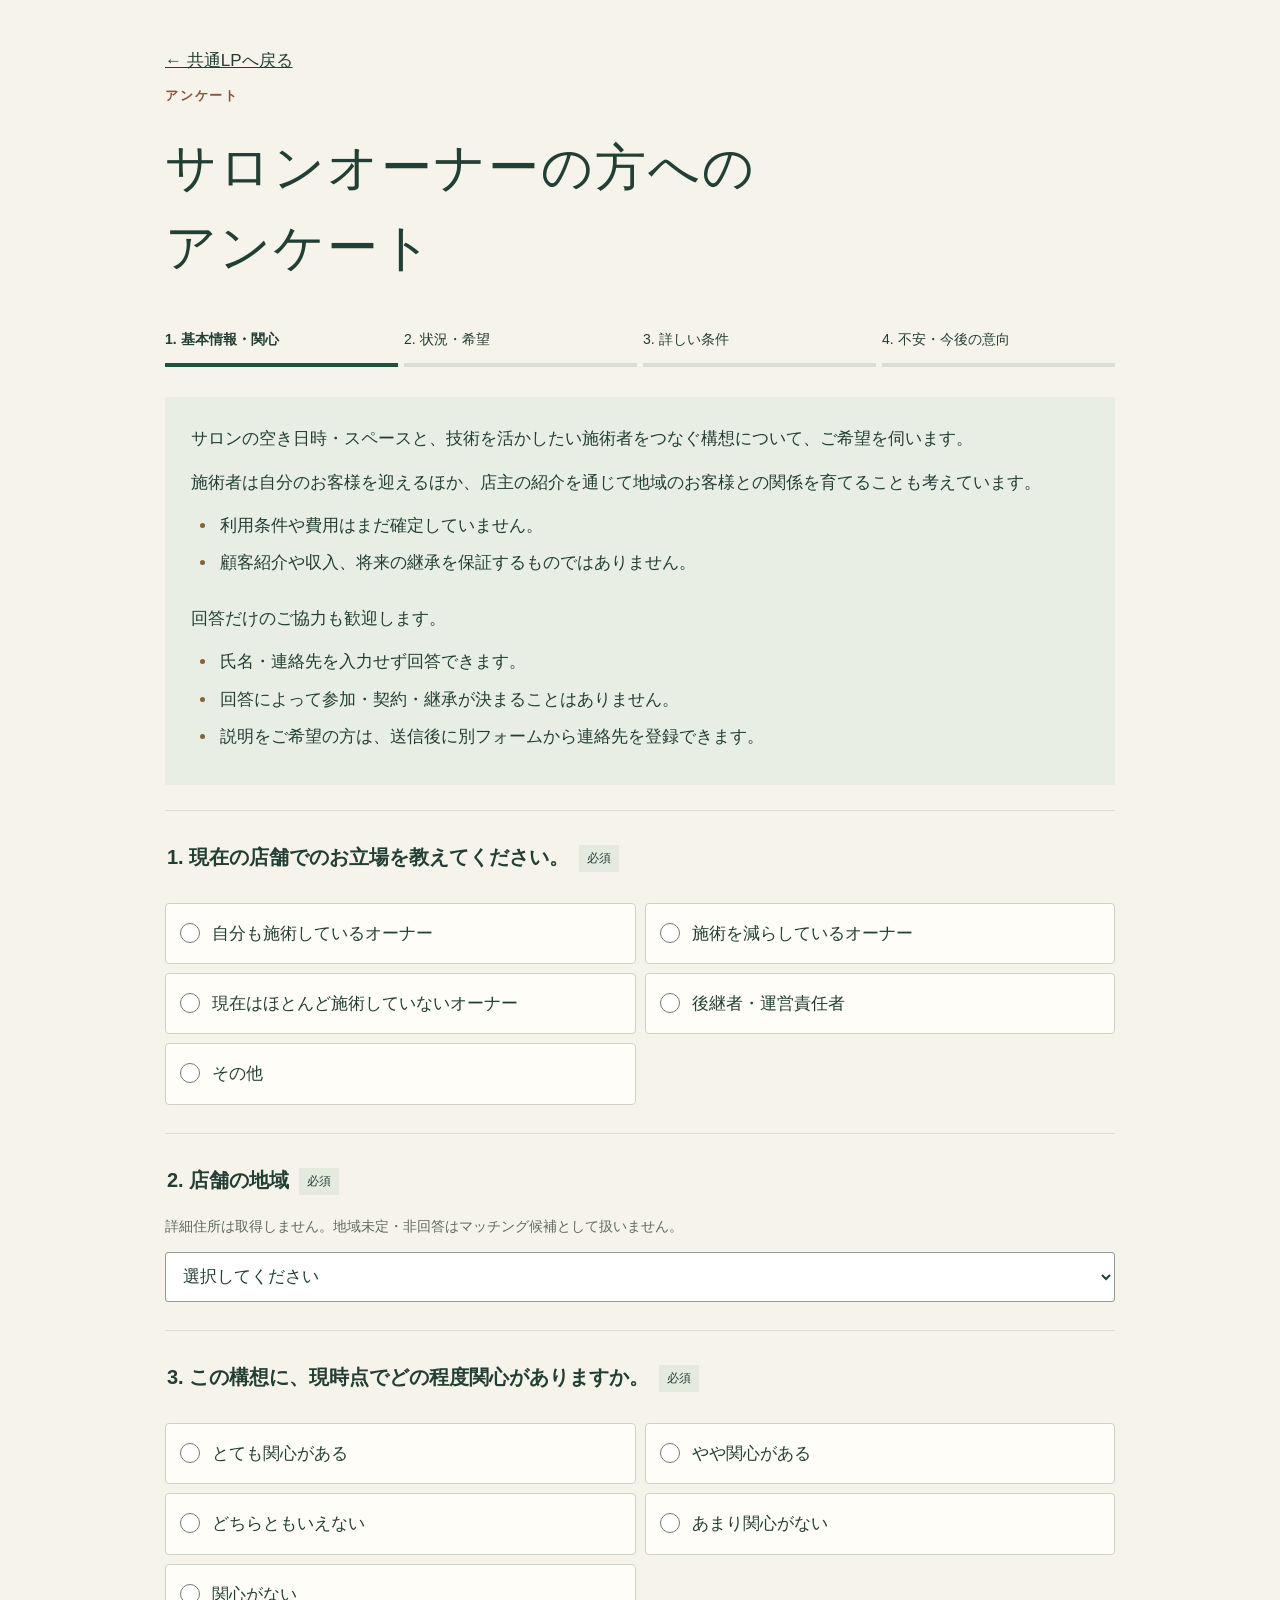
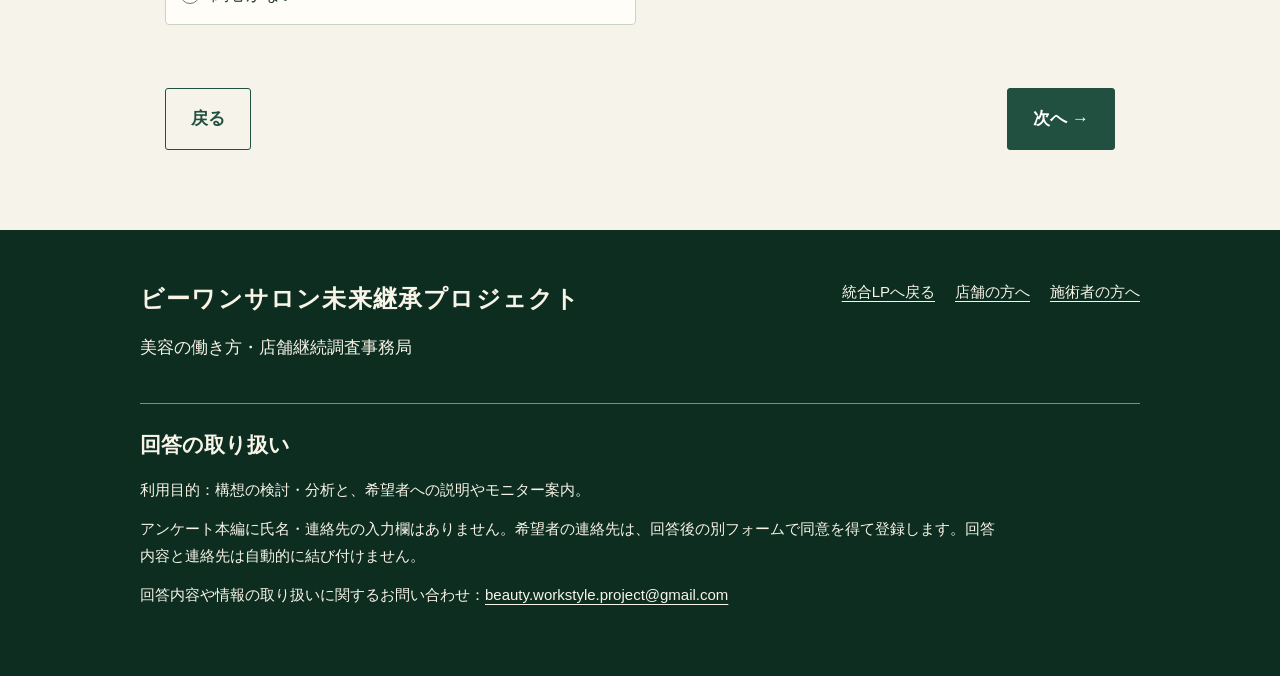
<file: public-test.html>
<!doctype html>
<html lang="ja">
<head>
  <meta charset="utf-8">
  <meta name="viewport" content="width=device-width,initial-scale=1">
  <title>アンケートへ移動 | ビーワンサロン未来継承プロジェクト</title>
  <script>location.replace('survey.html'+location.hash)</script>
</head>
<body>
  <p><a href="survey.html#survey/owner">アンケートへ進む</a></p>
</body>
</html>
</file>
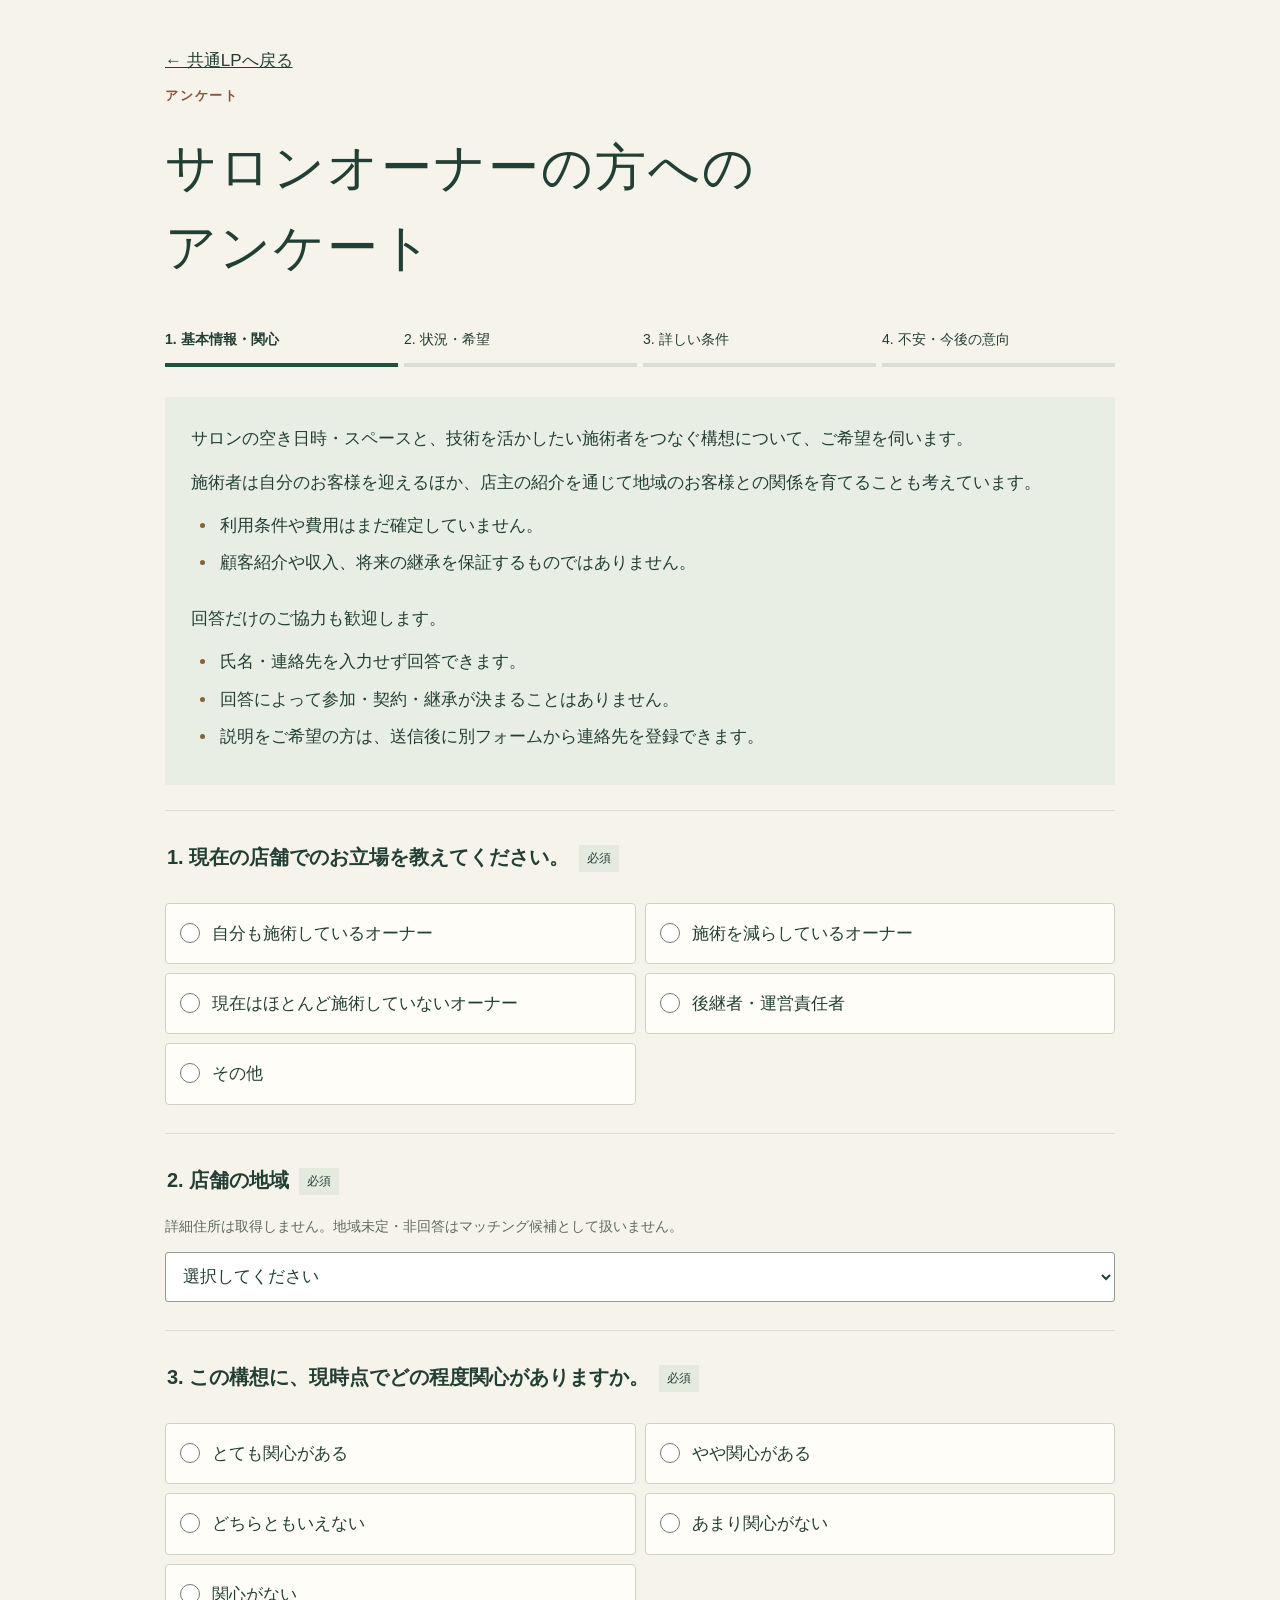
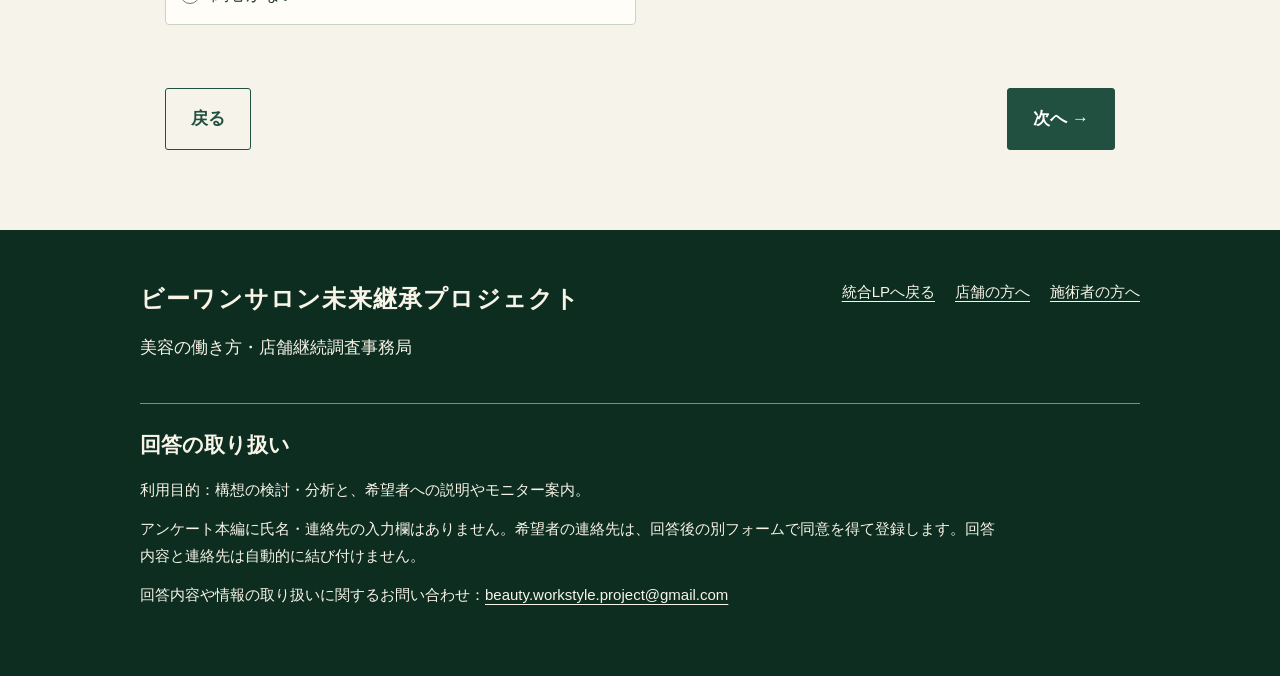
<file: survey.html>
<!doctype html>
<html lang="ja">
<head>
  <meta charset="utf-8">
  <meta name="viewport" content="width=device-width,initial-scale=1">
  <title>アンケート | ビーワンサロン未来継承プロジェクト</title>
  <link rel="icon" type="image/svg+xml" href="favicon.svg">
  <link rel="stylesheet" href="public-test.css">
  <link rel="stylesheet" href="survey.css">
  <script defer src="survey.js"></script>
</head>
<body>
  <a class="skip" href="#survey-view">本文へ</a>
  <main id="survey-view" class="form-shell"></main>
  <footer class="survey-footer">
    <div class="survey-footer-inner">
      <div>
        <p class="survey-footer-brand"><span>ビーワンサロン</span><span>未来継承プロジェクト</span></p>
        <p>美容の働き方・店舗継続調査事務局</p>
      </div>
      <nav aria-label="アンケートの案内">
        <a href="./">統合LPへ戻る</a>
        <a href="survey.html#survey/owner">店舗の方へ</a>
        <a href="survey.html#survey/practitioner">施術者の方へ</a>
      </nav>
      <section aria-labelledby="survey-data-heading">
        <h2 id="survey-data-heading">回答の取り扱い</h2>
        <p>利用目的：構想の検討・分析と、希望者への説明やモニター案内。</p>
        <p>アンケート本編に氏名・連絡先の入力欄はありません。希望者の連絡先は、回答後の別フォームで同意を得て登録します。回答内容と連絡先は自動的に結び付けません。</p>
        <p>回答内容や情報の取り扱いに関するお問い合わせ：<a href="mailto:beauty.workstyle.project@gmail.com">beauty.workstyle.project@gmail.com</a></p>
      </section>
    </div>
  </footer>
</body>
</html>
</file>
<file: public-test.css>
:root{--ink:#223f35;--paper:#f6f3ea;--green:#214f40;--copper:#8b5339;--line:#d9dfd5}*{box-sizing:border-box}html{scroll-behavior:smooth;scroll-padding-top:25px}body{margin:0;background:var(--paper);color:var(--ink);font:17px/1.85 sans-serif}a{color:inherit}button,input,select,textarea{font:inherit}button,a,input,select,textarea{touch-action:manipulation}a,button{ -webkit-tap-highlight-color:transparent}a:focus-visible,button:focus-visible,input:focus-visible,select:focus-visible,textarea:focus-visible,summary:focus-visible{outline:3px solid #b7732e;outline-offset:4px}button{cursor:pointer}button:disabled{cursor:not-allowed;opacity:.65}[hidden]{display:none!important}.skip{position:absolute;top:-70px}.skip:focus{top:0;background:white;z-index:10}.previewbar{background:#e8ece3;padding:8px 5%;font-size:13px;display:flex;justify-content:space-between;gap:15px}.previewbar a{font-weight:700}header{display:flex;align-items:center;justify-content:space-between;padding:25px 5%;border-bottom:1px solid var(--line)}.brand{text-decoration:none;font-size:21px;letter-spacing:.08em;font-weight:700}.brand span{display:block;font-size:12px;letter-spacing:.1em}nav{display:flex;gap:32px;font-size:15px}nav a{text-underline-offset:7px}.hero{display:grid;grid-template-columns:1fr 1fr;max-width:1440px;margin:auto}.hero-copy{padding:65px 8% 65px 10%;align-self:center}.eyebrow{font-size:13px;letter-spacing:.14em;color:var(--copper);font-weight:700;margin:0 0 20px}h1,h2,h3,p,figure{margin-top:0}h1,h2{font-family:serif;font-weight:500;line-height:1.55}h1{font-size:clamp(38px,4vw,62px);letter-spacing:.04em;margin-bottom:28px}h2{font-size:clamp(28px,3vw,40px);margin-bottom:24px}h3{font-size:22px;line-height:1.6}.lead{font-size:19px;font-weight:700}.hero-copy>p:not(.eyebrow){max-width:540px}.button{background:var(--green);color:#fff;border:1px solid var(--green);display:inline-flex;gap:20px;align-items:center;justify-content:space-between;padding:17px 25px;text-decoration:none;border-radius:3px;line-height:1.5;font-weight:700;min-height:52px}.button:hover{background:#163b2f}.button.secondary{background:transparent;color:var(--green)}.textlink{display:block;margin-top:19px;text-underline-offset:6px}.hero-art{position:relative;margin:0;min-height:700px;overflow:hidden}.salon{width:100%;height:100%;position:absolute;inset:0;object-fit:cover}.portraits{position:absolute;bottom:125px;left:5%;right:5%;display:flex;align-items:end;gap:9px}.portraits figure{margin:0;background:#faf3e4;flex:1;min-width:0;border:5px solid #faf3e4;box-shadow:0 5px 20px #24352d25}.portraits figure:nth-child(2){transform:translateY(-35px)}.portraits img{display:block;width:100%;aspect-ratio:2/3;object-fit:cover}.portraits figcaption{font-size:11px;text-align:center;white-space:nowrap;padding:7px 0}.art-caption{position:absolute;bottom:0;width:100%;background:#214237f2;color:white;padding:25px 35px;font-family:serif;font-size:26px}.art-caption small{font:12px sans-serif;display:block;margin-top:8px}.video-section,.answer-section,.content-section{padding:80px max(6%,calc((100% - 1120px)/2))}.video-section{background:#fffdf8}.sectionhead{text-align:center}.video-slot{max-width:960px;min-height:330px;margin:35px auto 25px;border:1px solid #a6b4a6;background:#e7ece4;display:flex;flex-direction:column;align-items:center;justify-content:center;text-align:center;padding:30px}.video-slot h3{font:30px serif}.video-slot p:last-child{margin:0}.video-slot video{width:100%;height:auto;max-height:650px}.video-topics{display:grid;grid-template-columns:repeat(3,1fr);text-align:center;gap:20px}.video-topics p{padding:14px 8px;border-right:1px solid var(--line);font-size:15px}.video-topics p:last-child{border:0}.video-topics strong{font-size:17px}.note{font-size:14px;line-height:1.9;color:#5e6a60}.answer-section{background:#e9eee5;text-align:center}.answer-cards{display:grid;grid-template-columns:1fr 1fr;gap:24px;text-align:left;margin:30px 0 20px}.answer-card{background:#fffdf8;border:1px solid #c6d2c4;padding:30px;display:flex;flex-direction:column}.answer-card .button{margin-top:auto}.answer-card p{font-size:16px}.answer-card .eyebrow{font-size:12px}.content-section{border-top:1px solid var(--line)}.content-section.dark{background:var(--green);color:var(--paper)}.dark .eyebrow,.dark .note{color:#d4dfcf}.content-section p{max-width:780px}.flow{display:grid;grid-template-columns:repeat(3,1fr);gap:30px;margin:35px 0}.flow>div{position:relative;border-top:1px solid #9cad99;padding:24px 0}.flow>div:not(:last-child):after{content:'→';position:absolute;right:-23px;top:24px}.flow b{display:block;font-size:20px}.flow small{display:block;font-size:15px;margin-top:10px}.two-column{display:grid;grid-template-columns:1fr 1fr;gap:60px}.two-column ul{padding-left:22px}.two-column li{margin:13px 0}.quote-layout{display:grid;grid-template-columns:230px 1fr;align-items:center;gap:60px}.quote-layout img{width:100%;border-radius:50% 50% 3px 3px}.pills{display:flex;gap:12px;flex-wrap:wrap}.pills span{border:1px solid #9cad99;padding:9px 17px;border-radius:2px}details{border-top:1px solid var(--line);padding:18px 0}summary{cursor:pointer;font-size:18px;min-height:44px}details p{padding:12px 0 0}footer{padding:45px 6% 80px;background:#193b30;color:white}footer .note{color:#ced8ce;max-width:900px}.mobile-cta{display:none}.form-shell,.review-shell{max-width:1000px;margin:45px auto 80px;padding:0 25px}.form-intro{background:#e9eee5;padding:26px;margin:25px 0}.steps{display:grid;grid-template-columns:repeat(4,1fr);gap:6px;margin:30px 0;list-style:none;padding:0;font-size:14px}.steps li{border-bottom:4px solid var(--line);padding:10px 0}.steps li.active{border-color:var(--green);font-weight:700}.question{border:0;border-top:1px solid var(--line);margin:0;padding:28px 0;min-width:0}.question legend{font-size:20px;font-weight:700;float:left;width:100%;margin-bottom:15px}.question legend+.hint{clear:both}.question .choices{clear:both;display:grid;gap:9px;grid-template-columns:1fr 1fr}.question label,.contact-label{display:flex;align-items:start;gap:12px;border:1px solid #cbd3c5;padding:14px;background:#fffdf8;min-height:52px;border-radius:4px;cursor:pointer}.question label:has(input:checked){border-color:var(--green);background:#e4eddf}.question input[type=radio],.question input[type=checkbox],.contact-label input{accent-color:var(--green);width:20px;height:20px;margin:5px 0 0;flex-shrink:0}.tag{font:12px sans-serif;display:inline-block;background:#e4eade;padding:5px 8px;margin-left:10px;vertical-align:middle}.hint{font-size:14px;color:#5e6a60;padding-bottom:12px}.question select,.question textarea,.question input[type=text],.contact input[type=email],.contact input[type=text],.contact select{width:100%;padding:13px;border:1px solid #8f9e91;background:white;color:var(--ink);border-radius:3px;min-height:50px}.question textarea{min-height:110px}.form-actions{display:flex;gap:15px;justify-content:space-between;margin:35px 0}.error{color:#9b2d1e;background:#fff0eb;padding:16px;border-left:4px solid #9b2d1e}.error:empty{display:none}.notice{background:#ede5d5;border-left:3px solid #9d713c;padding:20px;margin:25px 0}.summary-row{border-bottom:1px solid var(--line);padding:16px 0}.summary-row dt{font-weight:700}.summary-row dd{margin:8px 0;white-space:pre-wrap}.contact label:not(.contact-label){display:block;margin:20px 0 6px}.contact-label{margin:20px 0}.review-tabs{display:flex;flex-wrap:wrap;gap:15px;margin:25px 0}.table-scroll{overflow:auto}table{border-collapse:collapse;width:100%;font-size:14px}th,td{border:1px solid var(--line);padding:13px;text-align:left;vertical-align:top;min-width:125px}th{background:#e9eee5}pre{white-space:pre-wrap;overflow-wrap:anywhere;font-size:13px;background:#e9eee5;padding:20px}.review-shell h1{font-size:38px}.review-shell h2{margin-top:40px;font-size:28px}.raw-spec{white-space:pre-wrap;font-size:15px}.inline-options{display:flex;flex-wrap:wrap;gap:15px}.inline-options label{display:flex;align-items:center;gap:8px}.success{border:1px solid #abbda8;padding:30px;background:#edf3e7}.contact h2{margin-top:30px}body:not(.is-lp) .mobile-cta{display:none}@media(max-width:900px){.hero-copy{padding:45px 7%}h1{font-size:42px}.hero-art{min-height:650px}.portraits{gap:4px;left:3%;right:3%}.portraits figcaption{font-size:9px}.art-caption{font-size:22px;padding:20px}.two-column{gap:30px}}@media(max-width:650px){body{font-size:16px}.previewbar{display:block;font-size:11px;padding:8px 20px}.previewbar a{display:block}header{padding:18px 20px}.brand{font-size:17px}.brand span{font-size:10px}nav a:first-child{display:none}nav{font-size:12px;max-width:95px}h1{font-size:39px;line-height:1.55}.hero{display:flex;flex-direction:column}.hero-copy{padding:35px 24px 32px}.hero-copy .eyebrow{font-size:11px}.hero-copy p{font-size:16px}.hero-copy .lead{font-size:17px}.hero-copy .button{width:100%;font-size:15px;padding:17px}.hero-art{min-height:410px}.hero-art .salon{object-position:center 57%}.portraits{bottom:83px;left:7%;right:7%;gap:10px}.portraits img{aspect-ratio:1/1.3;object-position:top}.portraits figure:nth-child(2){transform:translateY(-20px)}.portraits figcaption{font-size:9px}.art-caption{font-size:20px;padding:15px 22px}.art-caption small{font-size:10px}.video-section,.answer-section,.content-section{padding:50px 24px}.video-slot{padding:25px 18px;min-height:285px}.video-slot p{font-size:14px}.video-slot h3{font-size:25px}.video-topics{display:block;text-align:left}.video-topics p{border:0;border-bottom:1px solid var(--line);padding:12px 0}.video-topics br{display:none}.video-topics strong{display:block}.answer-cards,.two-column{grid-template-columns:1fr;gap:20px}.answer-card{padding:23px}.answer-card .button{font-size:14px;padding:16px 13px}.flow{grid-template-columns:1fr;gap:18px}.flow>div:not(:last-child):after{content:'↓';top:auto;bottom:-22px;right:50%}.quote-layout{grid-template-columns:1fr;gap:28px}.quote-layout img{width:160px}.mobile-cta{display:block;position:fixed;bottom:12px;left:20px;right:20px;text-align:center;padding:13px;background:var(--green);border:1px solid #d6e1d3;box-shadow:0 3px 15px #0002;color:white;text-decoration:none;border-radius:4px;z-index:4}.form-shell,.review-shell{padding:0 20px;margin-top:30px}.form-shell h1{font-size:30px}.question .choices{grid-template-columns:1fr}.question legend{font-size:18px}.question label{font-size:16px}.form-actions .button{padding:15px;font-size:15px}.steps{font-size:12px}.form-intro{padding:20px}.review-shell h1{font-size:30px}}@media(prefers-reduced-motion:reduce){html{scroll-behavior:auto}}
@media(max-width:650px){h1{font-size:32px;letter-spacing:.025em}.hero-copy{padding-top:28px}.hero-copy h1{margin-bottom:22px}.hero-copy .eyebrow{margin-bottom:18px}nav{max-width:none;font-size:11px}nav a{white-space:nowrap}.hero-copy .lead{font-size:16px}.form-shell h1{font-size:28px}.mobile-cta{bottom:8px}}

.flow.parallel>div:after{display:none}

.visual{--forest:#062d1d;--gold:#bb8a3f;--cream:#fbf5e4;color:#122e20;font-family:serif;background:#faf6e9}.visual p{line-height:1.8}.visual .previewbar{font-family:sans-serif;background:#e8e4d5;color:#233d30}.visual h1,.visual h2,.visual h3{font-family:serif;font-weight:600;letter-spacing:.035em}.visual h2{font-size:clamp(31px,4vw,62px);line-height:1.45;margin:0 0 18px}.visual h2 span,.visual h1 span{color:#b27b23}.scene{display:block;position:relative;overflow:hidden}.scene img{position:absolute;display:block;max-width:none;object-fit:fill}.vhero{background:#052d1d;overflow:hidden}.hero-frame{max-width:1672px;min-height:min(740px,58vw);position:relative;margin:auto;display:flex}.hero-scene{position:absolute;right:0;top:0;bottom:0;width:59%;height:100%}.hero-scene img{height:100%;width:auto;right:0;top:0}.hero-copy2{position:relative;z-index:1;width:58%;padding:5.5% 0 5% 4.8%;color:#fffbed;background:linear-gradient(90deg,#062d1d 0%,#062d1d 68%,rgba(6,45,29,.95) 80%,transparent 100%)}.project-name{font-size:clamp(15px,1.5vw,22px);letter-spacing:.1em;border-bottom:1px solid #b48d45;padding:0 0 18px;margin:0 12% 28px 0}.visual h1{color:#fffbed;font-size:clamp(40px,4.5vw,73px);line-height:1.45;margin:0 0 28px;white-space:nowrap}.visual h1 span{color:#efd08a}.hero-intro{font-size:clamp(17px,1.7vw,25px);margin-bottom:32px}.hero-action{max-width:530px;text-align:center}.pill{font-family:serif;min-height:65px;border:2px solid var(--gold);outline:1px solid rgba(255,245,215,.7);outline-offset:-5px;box-shadow:0 4px 0 #79501a,0 7px 10px #0003;border-radius:99px;display:flex;align-items:center;justify-content:center;position:relative;text-align:center;text-decoration:none;font-weight:700;font-size:clamp(16px,1.6vw,25px);line-height:1.4;padding:15px 50px 15px 25px;transition:filter .2s}.pill:hover{filter:brightness(1.1)}.pill span{position:absolute;right:8%;font-size:1.2em}.green-pill{background:linear-gradient(#0c4931,#032719);color:#fff7e4}.ivory-pill{background:linear-gradient(#fffdf1,#eee2c8);color:#4c2812}.underlink{display:inline-block;margin-top:22px;color:white;text-decoration:underline;text-underline-offset:8px;font-size:18px}.section-light{background:#fbf6e8}.section-inner{width:min(100% - 9%,1500px);margin:auto}.video-section{padding:55px 0 45px;text-align:center}.section-kicker{color:#76501e;font-size:17px;letter-spacing:.15em;margin-bottom:18px}.subtitle{font-size:clamp(17px,1.8vw,24px)}.video-layout{display:grid;grid-template-columns:2.2fr .8fr;align-items:center;gap:40px;margin-top:35px}.visual .video-slot{margin:0;min-height:unset;display:block;padding:0;border:3px solid var(--gold);border-radius:12px;overflow:hidden;background:#083b27}.video-still{position:relative}.video-scene{height:clamp(290px,34vw,540px)}.video-scene img{height:100%;width:auto;right:0;top:0}.video-placeholder{position:absolute;inset:0;background:#052d1dcc;color:white;display:flex;flex-direction:column;align-items:center;justify-content:center;padding:20px}.video-placeholder strong{font-size:clamp(23px,2.8vw,38px);letter-spacing:.1em}.video-placeholder p{margin:10px 0 0}.video-points{list-style:none;margin:0;padding:0;text-align:left;counter-reset:point}.video-points li{counter-increment:point;border-bottom:1px solid #be984f;padding:24px 0;font-size:clamp(17px,1.7vw,25px)}.video-points li:before{content:'0' counter(point);font-size:1.3em;color:#aa7725;font-style:italic;border-right:1px solid #bc8a38;padding-right:18px;margin-right:18px}.visual .answer-section{padding:32px 0 0;background:none;text-align:center}.cta-pair{display:grid;grid-template-columns:1fr 1fr;gap:20px}.video-note{margin:23px 0 5px;font-size:17px}.visual .note{font:15px/1.8 sans-serif;color:#485b50}.only-mobile{display:none}.visual footer{background:#082d1d;color:#fff8e7}.visual footer .note{color:#d5d9c9}.visual .form-shell,.visual .review-shell{font-family:sans-serif}.visual .form-shell h1,.visual .review-shell h1{color:#173b2c;white-space:normal}.visual .form-shell h2,.visual .review-shell h2{font-size:28px}.visual .button{font-family:sans-serif}.visual .mobile-cta{background:#073b27;border:1px solid #b99049;border-radius:30px;font-family:sans-serif}.visual .video-slot video{width:100%;height:auto;max-height:none;display:block}
@media(max-width:700px){.only-mobile{display:block}.visual h1{font-size:clamp(30px,7.6vw,52px);line-height:1.5;white-space:normal}.hero-frame{display:block;min-height:0}.hero-copy2{width:100%;padding:25px 20px 28px;text-align:center;background:#062d1d}.project-name{font-size:12px;padding-bottom:12px;margin:0 0 22px}.hero-copy2 h1{margin:0 0 0}.hero-scene{position:relative;width:100%;height:auto;aspect-ratio:941/745}.hero-scene img{width:100%;height:auto;right:0;top:0;transform:translateY(-30%)}.hero-copy2{display:flex;flex-direction:column}.hero-copy2 .hero-intro{margin:0 0 20px;font-size:17px}.hero-copy2 .hero-action{width:100%}.vhero .hero-frame{display:flex;flex-direction:column}.hero-copy2{display:contents}.hero-copy2 .project-name,.hero-copy2 h1,.hero-copy2 .hero-intro,.hero-copy2 .hero-action{position:relative;z-index:1;background:#062d1d;color:#fff8e8}.hero-copy2 .project-name{order:0;margin:0;padding:20px 18px 12px;text-align:center;border:0}.hero-copy2 h1{order:1;margin:0;text-align:center;padding:0 10px 22px}.hero-scene{order:2}.hero-copy2 .hero-intro{order:3;margin:0;text-align:center;padding:24px 14px 16px}.hero-copy2 .hero-action{order:4;padding:0 24px 30px;margin:0;text-align:center}.hero-copy2 h1 span{color:#efd08a}.pill{min-height:60px;font-size:16px}.underlink{font-size:15px}.video-section{padding:42px 0 32px}.section-inner{width:calc(100% - 38px)}.visual h2{font-size:clamp(27px,7vw,40px)}.video-layout{display:flex;flex-direction:column;gap:12px;margin-top:24px}.visual .video-slot{width:100%}.video-scene{height:230px}.video-scene img{width:100%;height:auto;transform:translateY(-30%)}.video-points{width:100%}.video-points li{font-size:16px;padding:12px 0}.video-points li:before{font-size:20px}.cta-pair{grid-template-columns:1fr;gap:14px}.visual .answer-section{padding:22px 0 0}.visual .note{font-size:14px}}

.visual .story-split{display:grid;grid-template-columns:1fr 1fr;min-height:620px}.story-split .story-image{min-width:0;overflow:hidden}.story-split .story-image .scene{height:100%;width:100%}.story-split .story-image img{height:100%;width:auto;left:0;top:0}.story-copy{padding:7% 8%;align-self:center}.story-copy h2{font-size:clamp(34px,4vw,68px)}.story-copy .story-lead{font-size:clamp(17px,1.7vw,25px);line-height:1.8}.story-dark{background:#062d1d;color:#fff9e8}.visual .story-dark h2{color:#fff9e8}.visual .story-dark h2 span{color:#edca83}.ornament{color:#c9a250;font-size:21px}.trust-flow,.future-flow{display:flex;gap:14px;justify-content:center;margin:34px 0}.trust-flow span,.future-flow span{flex:1;text-align:center;border:1px solid #c7a15c;padding:12px 8px;border-radius:40px;font-size:clamp(13px,1.1vw,17px)}.trust-flow span{background:#f9f2dd;color:#2c2419}.small-light{font:14px/1.8 sans-serif;color:#f0e5c7}.story-light{background:#faf5e6}.story-light .story-copy{padding:7% 8%}.story-light .section-kicker{border-bottom:1px solid var(--gold);padding-bottom:16px}.both-title{text-align:center;padding:50px 20px 28px;background:#faf4e3}.both-panels{display:grid;grid-template-columns:1fr 1fr}.both-panel{min-height:430px;display:flex;align-items:center;overflow:hidden}.owner-panel{background:#082e20;color:#fff9e7}.practitioner-panel{background:#f4ecd9;color:#201e14}.portrait-cut{width:45%;height:100%;align-self:stretch;overflow:hidden}.portrait-cut .scene{width:100%;height:100%}.portrait-cut img{height:100%;width:auto;top:0}.owner-portrait img{left:-15%}.practitioner-portrait img{right:0}.both-copy{width:55%;padding:25px}.both-copy h3{font-size:clamp(25px,2.5vw,40px);color:#bb8a3f}.owner-panel .both-copy h3{color:#efd397}.both-copy ul{padding:0;list-style:none}.both-copy li{font-size:clamp(16px,1.5vw,23px);padding:12px 0;border-bottom:1px solid #b99b5a}.both-foot{text-align:center;background:#082e20;color:#fff7e5;padding:22px;margin:0;border-top:1px solid #b59150}.services{text-align:center;background:#faf4e2;padding-top:48px}.services h2{margin:0 20px 35px}.services-images{display:grid;grid-template-columns:repeat(3,1fr)}.service-image{position:relative;overflow:hidden;height:clamp(200px,25vw,420px);border-right:2px solid #e0bc7b}.service-image img{position:absolute;max-width:none;width:300%;height:auto;top:0;transform:translateY(-23.5%)}.svc-nail img{left:0}.svc-eye img{left:-100%}.svc-hair img{left:-200%}.service-image b{position:absolute;bottom:0;left:0;right:0;padding:10px;background:#fff9e8df;font-size:clamp(22px,2vw,32px)}.services-band{background:#082e20;color:#fff9e8;padding:32px 8%}.services-band p{margin:20px 0 0}.service-choices{display:flex;gap:22px;justify-content:center}.service-choices span{border:1px solid #e0bd71;border-radius:50px;padding:12px 25px;flex:1;font-size:clamp(16px,1.7vw,23px)}.beone{background:#082e20;color:#fff9e8;text-align:center}.beone-scene{height:350px;overflow:hidden}.beone-image{width:100%;height:100%}.beone-image img{width:100%;height:auto;top:0;left:0}.beone-copy{background:#faf4e3;color:#163524;border-radius:50% 50% 0 0/14% 14% 0 0;position:relative;margin-top:-70px;padding:60px 6% 45px}.beone-values{display:grid;grid-template-columns:repeat(3,1fr);gap:18px;margin:30px auto;max-width:1250px}.beone-values span{border:1px solid #b99149;border-radius:50px;padding:15px;background:#fffbed;font-size:clamp(16px,1.6vw,24px)}.survey-banner,.final-cta{background:#082e20 url('../BSC_LP_Codex_handoff/assets/reference/00_salon_background.png') center 52%/cover; padding:90px 7%;text-align:center}.framed{background:#fcf6e8;border:2px solid #ba8c43;outline:1px solid #bc975b;outline-offset:-8px;box-shadow:0 4px 20px #39220c30;border-radius:26px;padding:55px 6%;color:#172d20}.survey-banner .framed{max-width:1400px;margin:auto}.ribbon{display:inline-block;background:#082e20;color:#fff7e4;border:2px solid #bd9149;border-radius:12px;padding:10px 30px;margin-top:-85px;position:relative;font-size:18px}.survey-banner .cta-pair{margin:38px 0}.survey-banner .framed>p:last-child{margin:35px 0 0}.invitation-list{display:grid;grid-template-columns:repeat(3,1fr);gap:15px;margin:40px 0}.invitation-list span{border:1px solid #bd9149;border-radius:50%;aspect-ratio:1;display:flex;align-items:center;justify-content:center;text-align:center;padding:12px;font-size:18px}.visual #invitation .story-copy{margin:25px;padding:7%}.faq-wrap{display:grid;grid-template-columns:40% 60%;background:#082e20}.faq-photo{background:url('../BSC_LP_Codex_handoff/assets/reference/00_salon_background.png') center/cover}.faq-panel{margin:35px;padding:50px 7%;text-align:center}.faq-panel details{text-align:left;border-top:1px solid #cba361;padding:16px 0}.faq-panel summary{font:600 clamp(19px,2vw,28px)/1.5 serif;list-style:none}.faq-panel summary:before{content:'Q.';color:#a16c1f;margin-right:20px;font-size:1.2em}.faq-panel summary:after{content:'＋';float:right;color:#a16c1f}.faq-panel details[open] summary:after{content:'−'}.faq-panel details p{margin:0 0 0 55px;font-size:18px}.faq-panel details p:before{content:'A. ';color:#a16c1f}.faq-panel>p{border-top:1px solid #cba361;margin:10px 0 0;padding-top:20px}.final-cta{padding:70px 7%;background-position:center}.final-body{max-width:1400px;margin:auto}.final-body .framed{padding:40px}.final-body .cta-pair{margin:30px 0}.project-end{color:#f5dfab;letter-spacing:.1em}.final-picture{display:none}.hero-scene img{mask-image:linear-gradient(to bottom,#000 78%,transparent 90%)}
@media(max-width:700px){.visual .story-split{display:flex;flex-direction:column;min-height:0}.story-split .story-image{width:100%}.story-split .story-image .scene{height:auto;aspect-ratio:941/720}.story-split .story-image img{width:100%;height:auto;left:0;top:0}.visual .story-copy{padding:40px 24px;text-align:center}.visual .story-copy h2{font-size:clamp(28px,7vw,43px)}.story-copy .story-lead{font-size:16px}.trust-flow{display:flex;flex-direction:column;max-width:310px;margin:25px auto}.trust-flow span{position:relative}.trust-flow span:not(:last-child):after{content:'⌄';color:#dfb868;position:absolute;bottom:-24px;left:50%;font-size:20px}.future-flow{gap:6px}.future-flow span{border:0;border-radius:0;border-top:1px solid #d9b86d;padding:12px 3px;font-size:13px}.both-title{padding:35px 18px}.both-title h2{font-size:26px}.both-panels{display:block}.both-panel{min-height:320px}.both-copy{width:56%;padding:15px}.both-copy h3{font-size:23px}.both-copy li{font-size:15px;padding:10px 0}.portrait-cut{width:44%;min-height:320px}.portrait-cut img{height:100%;width:auto}.owner-portrait img{left:-25%}.practitioner-portrait img{right:-12%}.both-foot{font-size:14px;padding:18px}.services{padding-top:35px}.services h2{font-size:30px;margin-bottom:28px}.services-images{display:block}.service-image{height:185px;border-bottom:2px solid #d5b578}.service-image img{width:150%;transform:translateY(-24%)}.svc-nail img{left:0}.svc-eye img{left:-25%}.svc-hair img{left:-50%}.service-image b{left:auto;right:0;top:0;bottom:0;width:31%;display:grid;place-items:center;background:#faf5e7e8;font-size:25px}.services-band{padding:28px 24px}.service-choices{flex-direction:column;gap:12px}.service-choices span{font-size:16px}.services-band p{font-size:15px}.beone-scene{height:260px}.beone-image img{width:100%;height:auto}.beone-copy{margin-top:-35px;padding:48px 20px 30px}.beone-values{grid-template-columns:1fr;margin:25px 0}.beone-values span{font-size:17px;padding:12px}.survey-banner{padding:55px 20px}.framed{padding:35px 20px}.ribbon{font-size:13px;margin-top:-58px;padding:8px 18px}.survey-banner .framed h2{font-size:27px}.survey-banner .cta-pair{margin:25px 0}.survey-banner .subtitle,.survey-banner .framed>p:last-child{font-size:15px}.visual #invitation .story-copy{margin:0;padding:38px 22px;border-radius:0}.invitation-list{grid-template-columns:1fr;margin:25px 0}.invitation-list span{aspect-ratio:auto;border-radius:30px;padding:13px;font-size:16px}.faq-wrap{display:flex;flex-direction:column}.faq-photo{height:300px}.faq-panel{margin:-20px 18px 35px;position:relative;padding:35px 22px}.faq-panel summary{font-size:18px}.faq-panel summary:before{margin-right:9px}.faq-panel details p{margin-left:35px;font-size:16px}.final-cta{padding:250px 18px 35px;background-position:center 26%;background-size:cover}.final-body .framed{padding:30px 18px}.final-body .framed h2{font-size:27px}.final-body .framed p{font-size:15px}.project-end{font-size:12px}.hero-scene img{mask-image:none}}

.visual .story-split{grid-template-columns:minmax(0,1fr) minmax(0,1fr)}.visual .story-copy{min-width:0}.invitation-list{grid-template-columns:repeat(3,minmax(0,1fr))}@media(max-width:700px){.invitation-list{grid-template-columns:1fr}}

@media(max-width:700px){.service-image img{width:300%;transform:translateY(-23.5%)}.svc-nail img{left:0}.svc-eye img{left:-100%}.svc-hair img{left:-200%}}

.portrait-cut{position:relative;height:auto}.portrait-cut .scene{position:absolute;inset:0;height:100%}.owner-portrait img{left:-40%}@media(max-width:700px){.owner-portrait img{width:230%;height:auto;left:-60%;transform:translateY(0)}.practitioner-portrait img{width:220%;height:auto;right:-35%;transform:translateY(-30%)}}

.beone-scene{height:min(27vw,430px)}@media(max-width:700px){.beone-scene{height:46vw}.story-split .story-image .invitation-scene{aspect-ratio:941/650}.story-split .story-image .trust-scene{aspect-ratio:941/690}.owner-portrait img{mask-image:linear-gradient(#000 70%,transparent 85%)}}

.beone-scene{height:min(23vw,380px)}@media(max-width:700px){.beone-scene{height:37vw}}

.video-scene img{width:100%;height:100%;object-fit:cover;object-position:center 52%;transform:none!important}@media(min-width:701px) and (max-width:1000px){.visual h1{font-size:clamp(30px,4vw,40px)}.hero-copy2{width:60%}.project-name{font-size:14px}}

@media(min-width:701px) and (max-width:1000px){.visual #invitation .story-copy{padding:30px;margin:18px}.visual #invitation h2{font-size:29px}.invitation-list{grid-template-columns:1fr;gap:8px;margin:20px 0}.invitation-list span{aspect-ratio:auto;border-radius:30px;padding:8px;font-size:15px}.visual #invitation .story-lead{font-size:16px}}

@media(min-width:701px){.hero-scene img{clip-path:inset(0 0 0 46%)}}

@media(min-width:701px){.hero-scene img{mask-image:linear-gradient(to bottom,#000 78%,transparent 90%),linear-gradient(to right,transparent 46%,#000 52%);mask-composite:intersect}}

.image-preview{margin:0;background:#092d20}.image-preview .previewbar{position:relative;z-index:2}.image-preview #lp{max-width:1672px;margin:auto;background:#f8f3e6}.image-preview .image-block{position:relative;display:block;overflow:hidden;padding:0;margin:0;background:none;line-height:0}.image-preview .image-block picture,.image-preview .image-block picture img{display:block;width:100%;height:auto}.image-preview .hot{position:absolute;display:block;z-index:2;border-radius:100px;background:transparent}.image-preview .hot:hover{background:rgba(255,255,255,.12)}.image-preview .hot:focus-visible{outline:4px solid #f9ce6e;outline-offset:4px}.image-preview .block-01 .video-link{left:3.7%;width:36%;top:61%;height:11%}.image-preview .block-01 .survey-link{left:10%;width:22%;top:75%;height:7%;border-radius:2px}.image-preview .block-02 .owner{left:6%;width:43.5%;top:80%;height:11.5%}.image-preview .block-02 .practitioner{left:50%;width:43.5%;top:80%;height:11.5%}.image-preview .block-09 .owner{left:10%;width:40%;top:62%;height:14%}.image-preview .block-09 .practitioner{left:51%;width:39%;top:62%;height:14%}.image-preview .block-12 .owner{left:7%;width:42%;top:78%;height:12%}.image-preview .block-12 .practitioner{left:51%;width:42%;top:78%;height:12%}.image-preview .anchor-answers{position:absolute;top:72%}.image-preview .video-slot{position:absolute;z-index:2;left:5%;top:28%;width:65%;height:49%;min-height:0;max-width:none;margin:0;padding:15px;background:#113c2c;border:2px solid #c49a50;border-radius:10px;display:flex;align-items:center;justify-content:center;text-align:center;color:#fff8e8;line-height:1.5}.image-preview .video-slot p{font-family:serif;font-size:clamp(20px,2.4vw,38px);margin:0 0 12px}.image-preview .video-slot small{font-size:clamp(13px,1.2vw,18px)}.image-preview .video-slot video{display:block;width:100%;height:100%;max-height:none;object-fit:contain}.image-preview .video-slot:has(video){padding:0;background:#000}.image-preview .supplement{font:16px/1.7 sans-serif;text-align:center;margin:0;padding:14px 20px;background:#f9f4e5;color:#1a3628}.image-preview .dark-note{background:#072c1d;color:#fff6de}.sr-only{position:absolute;width:1px;height:1px;padding:0;margin:-1px;overflow:hidden;clip:rect(0,0,0,0);white-space:nowrap;border:0}.image-preview footer{background:#062c1d;color:#fff8e8}.image-preview footer .note{color:#d7dfd4}.image-preview .mobile-cta{display:none!important}
@media(max-width:700px){.image-preview .block-01 .video-link{left:6%;width:88%;top:86%;height:8%}.image-preview .block-01 .survey-link{left:20%;width:60%;top:94%;height:5%}.image-preview .block-02 .owner{left:4%;width:92%;top:75%;height:9%}.image-preview .block-02 .practitioner{left:4%;width:92%;top:85%;height:9%}.image-preview .block-09 .owner{left:8%;width:84%;top:71%;height:9%}.image-preview .block-09 .practitioner{left:8%;width:84%;top:81.5%;height:9%}.image-preview .block-12 .owner{left:4%;width:92%;top:71%;height:9%}.image-preview .block-12 .practitioner{left:4%;width:92%;top:81.5%;height:9%}.image-preview .anchor-answers{top:71%}.image-preview .video-slot{left:3.6%;top:29.5%;width:92.8%;height:27.7%;padding:10px}.image-preview .video-slot p{font-size:clamp(20px,5.2vw,28px);margin-bottom:8px}.image-preview .video-slot small{font-size:13px}.image-preview .supplement{font-size:14px;padding:12px 16px}}

.image-preview:not(.is-lp){background:#f8f5eb;color:#17392d}.image-preview .form-shell,.image-preview .review-shell{color:#17392d}.image-preview .form-shell h1,.image-preview .review-shell h1{color:#17392d}.image-preview .form-shell a:not(.button),.image-preview .review-shell a:not(.button){color:#174b39}.image-preview .steps li{color:#365548}.image-preview .steps li.active{color:#17392d;border-color:#174b39}
</file>
<file: survey.css>
.survey-footer{padding:48px 5% 56px;background:#0c2d20;color:#f9f4e8;font-family:sans-serif}
.survey-footer-inner{max-width:1000px;margin:auto;display:grid;grid-template-columns:1fr auto;gap:28px 48px}
.survey-footer-brand{font-family:serif;font-size:24px;font-weight:700;letter-spacing:.05em;margin:0 0 8px}
.survey-footer-inner p{margin:0 0 12px;line-height:1.8}
.survey-footer nav{display:flex;flex-wrap:wrap;gap:12px 20px;align-self:start;font-size:15px}
.survey-footer a{color:inherit;text-underline-offset:4px}
.survey-footer section{grid-column:1/-1;border-top:1px solid #6f937e;padding-top:26px}
.survey-footer h2{font:700 21px/1.5 serif;margin:0 0 14px;color:#f9f4e8}
.survey-footer section p{max-width:860px;font-size:15px}
.form-shell>.eyebrow{margin-top:8px}
.form-intro p{margin:0 0 12px}
.form-intro ul{margin:8px 0 20px;padding-left:1.5em}
.form-intro li{padding-left:.2em;margin:6px 0}
.form-intro li::marker{color:#826437}
.form-intro ul+p{margin-top:24px}
.form-intro ul:last-child{margin-bottom:0}
@media(max-width:650px){.survey-footer{padding:36px 20px 48px}.survey-footer-inner{grid-template-columns:1fr;gap:22px}.survey-footer section{grid-column:1}.survey-footer nav{display:grid;gap:8px}.survey-footer-brand{font-size:21px}.survey-footer-brand span{display:block}}
</file>
